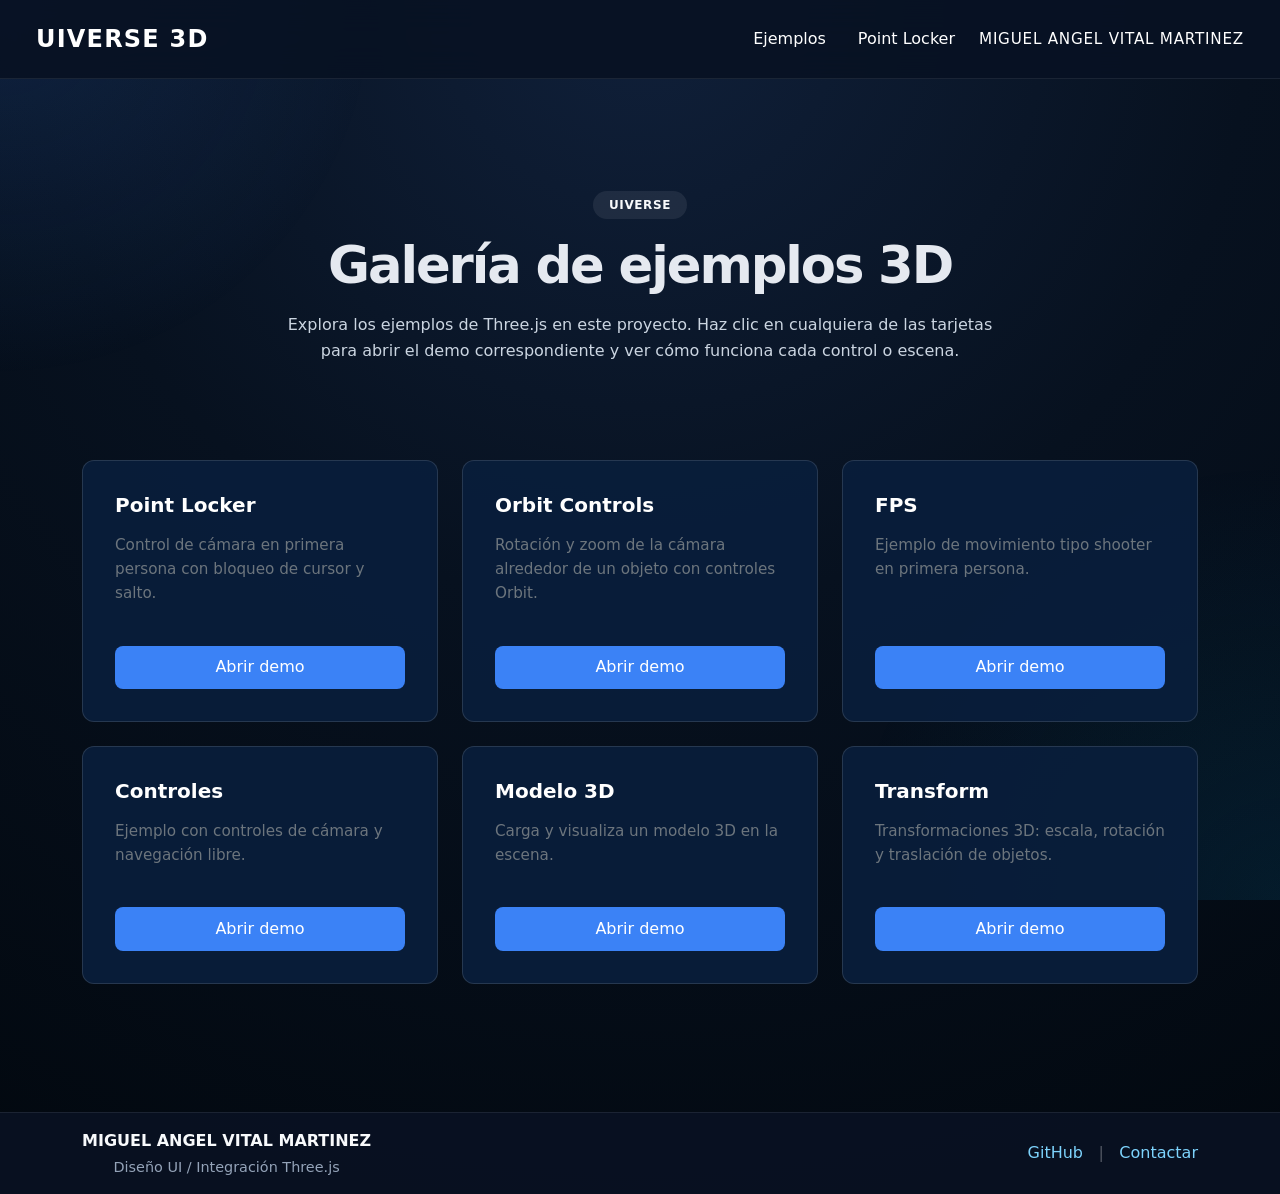
<file: index.html>
<!DOCTYPE html>
<html lang="es">

<head>
    <meta charset="UTF-8">
    <meta name="viewport" content="width=device-width, initial-scale=1.0">
    <title>three.js - Ejemplos 3D</title>
<link href="https://cdn.jsdelivr.net/npm/bootstrap@5.3.2/dist/css/bootstrap.min.css" rel="stylesheet">
    <link rel="stylesheet" href="./css/styles.css">
</head>

<body>
    <header class="navbar navbar-expand-lg navbar-dark navbar-custom px-4 py-3">
        <div class="container-fluid">
            <a class="navbar-brand fw-bold text-white" href="index.html">UIVERSE 3D</a>
            <button class="navbar-toggler" type="button" data-bs-toggle="collapse" data-bs-target="#navbarMain" aria-controls="navbarMain" aria-expanded="false" aria-label="Toggle navigation">
                <span class="navbar-toggler-icon"></span>
            </button>
            <div class="collapse navbar-collapse justify-content-end" id="navbarMain">
                <ul class="navbar-nav align-items-center">
                    <li class="nav-item me-3">
                        <a class="nav-link text-white" href="#examples">Ejemplos</a>
                    </li>
                    <li class="nav-item me-3">
                        <a class="nav-link text-white" href="threejs-3d-pointlocker/index.html">Point Locker</a>
                    </li>
                    <li class="nav-item">
                        <span class="nav-user text-white">MIGUEL ANGEL VITAL MARTINEZ</span>
                    </li>
                </ul>
            </div>
        </div>
    </header>
    <main class="container py-5">
        <section class="text-center hero mb-5">
            <span class="badge badge-example mb-3 text-uppercase fs-7 px-3 py-2">UIVERSE</span>
            <h1 class="hero-title fw-bold">Galería de ejemplos 3D</h1>
            <p class="hero-text mx-auto mt-3">Explora los ejemplos de Three.js en este proyecto. Haz clic en cualquiera de las tarjetas para abrir el demo correspondiente y ver cómo funciona cada control o escena.</p>
        </section>

        <section id="examples" class="row g-4">
            <div class="col-12 col-md-6 col-xl-4">
                <article class="card card-custom h-100 p-3">
                    <div class="card-body">
                        <h2 class="h5 text-white">Point Locker</h2>
                        <p class="text-secondary">Control de cámara en primera persona con bloqueo de cursor y salto.</p>
                        <a href="threejs-3d-pointlocker/index.html" class="btn btn-primary mt-3">Abrir demo</a>
                    </div>
                </article>
            </div>
            <div class="col-12 col-md-6 col-xl-4">
                <article class="card card-custom h-100 p-3">
                    <div class="card-body">
                        <h2 class="h5 text-white">Orbit Controls</h2>
                        <p class="text-secondary">Rotación y zoom de la cámara alrededor de un objeto con controles Orbit.</p>
                        <a href="threejs-3d-orbit/index.html" class="btn btn-primary mt-3">Abrir demo</a>
                    </div>
                </article>
            </div>
            <div class="col-12 col-md-6 col-xl-4">
                <article class="card card-custom h-100 p-3">
                    <div class="card-body">
                        <h2 class="h5 text-white">FPS</h2>
                        <p class="text-secondary">Ejemplo de movimiento tipo shooter en primera persona.</p>
                        <a href="threejs-3d-fps/index.html" class="btn btn-primary mt-3">Abrir demo</a>
                    </div>
                </article>
            </div>
            <div class="col-12 col-md-6 col-xl-4">
                <article class="card card-custom h-100 p-3">
                    <div class="card-body">
                        <h2 class="h5 text-white">Controles</h2>
                        <p class="text-secondary">Ejemplo con controles de cámara y navegación libre.</p>
                        <a href="threejs-3d-controls/index.html" class="btn btn-primary mt-3">Abrir demo</a>
                    </div>
                </article>
            </div>
            <div class="col-12 col-md-6 col-xl-4">
                <article class="card card-custom h-100 p-3">
                    <div class="card-body">
                        <h2 class="h5 text-white">Modelo 3D</h2>
                        <p class="text-secondary">Carga y visualiza un modelo 3D en la escena.</p>
                        <a href="threejs-3d-model-juego/index.html" class="btn btn-primary mt-3">Abrir demo</a>
                    </div>
                </article>
            </div>
            <div class="col-12 col-md-6 col-xl-4">
                <article class="card card-custom h-100 p-3">
                    <div class="card-body">
                        <h2 class="h5 text-white">Transform</h2>
                        <p class="text-secondary">Transformaciones 3D: escala, rotación y traslación de objetos.</p>
                        <a href="threejs-3d-transform/index.html" class="btn btn-primary mt-3">Abrir demo</a>
                    </div>
                </article>
            </div>
        </section>
    </main>

    <footer class="footer-bar text-center">
        <div class="container py-3">
            <div class="d-flex flex-column flex-md-row justify-content-between align-items-center gap-2">
                <div>
                    <span class="footer-title">MIGUEL ANGEL VITAL MARTINEZ</span>
                    <span class="footer-subtitle">Diseño UI / Integración Three.js</span>
                </div>
                <div>
                    <a href="https://github.com/" class="footer-link">GitHub</a>
                    <span class="footer-separator">|</span>
                    <a href="mailto:example@example.com" class="footer-link">Contactar</a>
                </div>
            </div>
        </div>
    </footer>

    <script src="https://cdn.jsdelivr.net/npm/bootstrap@5.3.2/dist/js/bootstrap.bundle.min.js"></script>
</body>

</html>
</file>
<file: css/styles.css>
body {
    min-height: 100vh;
    margin: 0;
    font-family: Inter, ui-sans-serif, system-ui, -apple-system, BlinkMacSystemFont, "Segoe UI", sans-serif;
    background: radial-gradient(circle at top, #10203a 0%, #07111f 45%, #02080f 100%);
    color: #e5e9f0;
}

body::before {
    content: "";
    pointer-events: none;
    position: fixed;
    inset: 0;
    background: radial-gradient(circle at top left, rgba(59, 130, 246, 0.16), transparent 24%), radial-gradient(circle at bottom right, rgba(14, 165, 233, 0.11), transparent 28%);
    z-index: -1;
}


* {
    box-sizing: border-box;
}

.hero {
    padding: 4rem 0 3rem;
}

.hero-title {
    font-size: clamp(2.5rem, 4vw, 4rem);
    letter-spacing: -0.04em;
    margin: 0;
    padding: 0;
}

.hero-text {
    max-width: 720px;
    margin: 0 auto;
    color: #cbd5e1;
    font-size: 1rem;
    line-height: 1.6;
}

.card-custom {
    border: 1px solid rgba(255, 255, 255, 0.12);
    background: rgba(9, 30, 60, 0.9);
    transition: all 0.25s ease;
    border-radius: 0.75rem;
    display: flex;
    flex-direction: column;
}

.card-custom:hover {
    transform: translateY(-8px);
    box-shadow: 0 25px 50px rgba(0, 0, 0, 0.5);
    border-color: rgba(59, 130, 246, 0.3);
    background: rgba(15, 40, 75, 0.95);
}

.card-body {
    display: flex;
    flex-direction: column;
    height: 100%;
}

.card-body h2 {
    margin: 0 0 1rem 0;
    font-size: 1.25rem;
    color: #f1f5f9;
    font-weight: 600;
}

.card-body p {
    margin: 0 0 1.5rem 0;
    flex-grow: 1;
    line-height: 1.6;
    font-size: 0.95rem;
}

.btn-primary {
    background: #3b82f6;
    border-color: #3b82f6;
    border: none;
    padding: 0.6rem 1.5rem;
    border-radius: 0.5rem;
    font-weight: 500;
    cursor: pointer;
    transition: all 0.25s ease;
    display: inline-block;
    text-align: center;
}

.btn-primary:hover,
.btn-primary:focus {
    background: #2563eb;
    border-color: #2563eb;
    box-shadow: 0 0 20px rgba(59, 130, 246, 0.4);
    transform: scale(1.02);
}

.navbar-custom {
    background: rgba(8, 18, 35, 0.92);
    border-bottom: 1px solid rgba(255, 255, 255, 0.08);
    backdrop-filter: blur(16px);
}

.navbar-brand {
    font-size: 1.5rem;
    letter-spacing: 0.05em;
}

.nav-link {
    transition: color 0.25s ease !important;
}

.nav-link:hover {
    color: #60a5fa !important;
}

.nav-user {
    font-size: 0.95rem;
    color: #cbd5e1;
    letter-spacing: 0.05em;
}

.footer-bar {
    background: rgba(9, 17, 34, 0.95);
    color: #a8b8d3;
    border-top: 1px solid rgba(255, 255, 255, 0.08);
    margin-top: 5rem;
}

.footer-title {
    display: block;
    font-weight: 600;
    color: #f8fafc;
    font-size: 1rem;
}

.footer-subtitle {
    font-size: 0.9rem;
    color: #94a3b8;
    display: block;
    margin-top: 0.25rem;
}

.footer-link {
    color: #7dd3fc;
    text-decoration: none;
    transition: color 0.25s ease;
}

.footer-link:hover {
    color: #38bdf8;
}

.footer-separator {
    margin: 0 0.65rem;
    color: rgba(255, 255, 255, 0.3);
}

.badge-example {
    background: rgba(255, 255, 255, 0.08);
    color: #f8fafc;
    border-radius: 2rem;
    display: inline-block;
    font-weight: 600;
    letter-spacing: 0.05em;
}

@media (max-width: 768px) {
    .hero {
        padding: 2rem 0 1.5rem;
    }
    
    .hero-title {
        font-size: 2rem;
    }
    
    .footer-bar .d-flex {
        flex-direction: column !important;
    }
    
    .card-custom {
        margin-bottom: 1rem;
    }
}

@media (max-width: 576px) {
    .hero-title {
        font-size: 1.75rem;
    }
    
    .hero-text {
        font-size: 0.95rem;
    }
    
    .card-body h2 {
        font-size: 1.1rem;
    }
    
    .navbar-brand {
        font-size: 1.25rem;
    }
}
</file>
